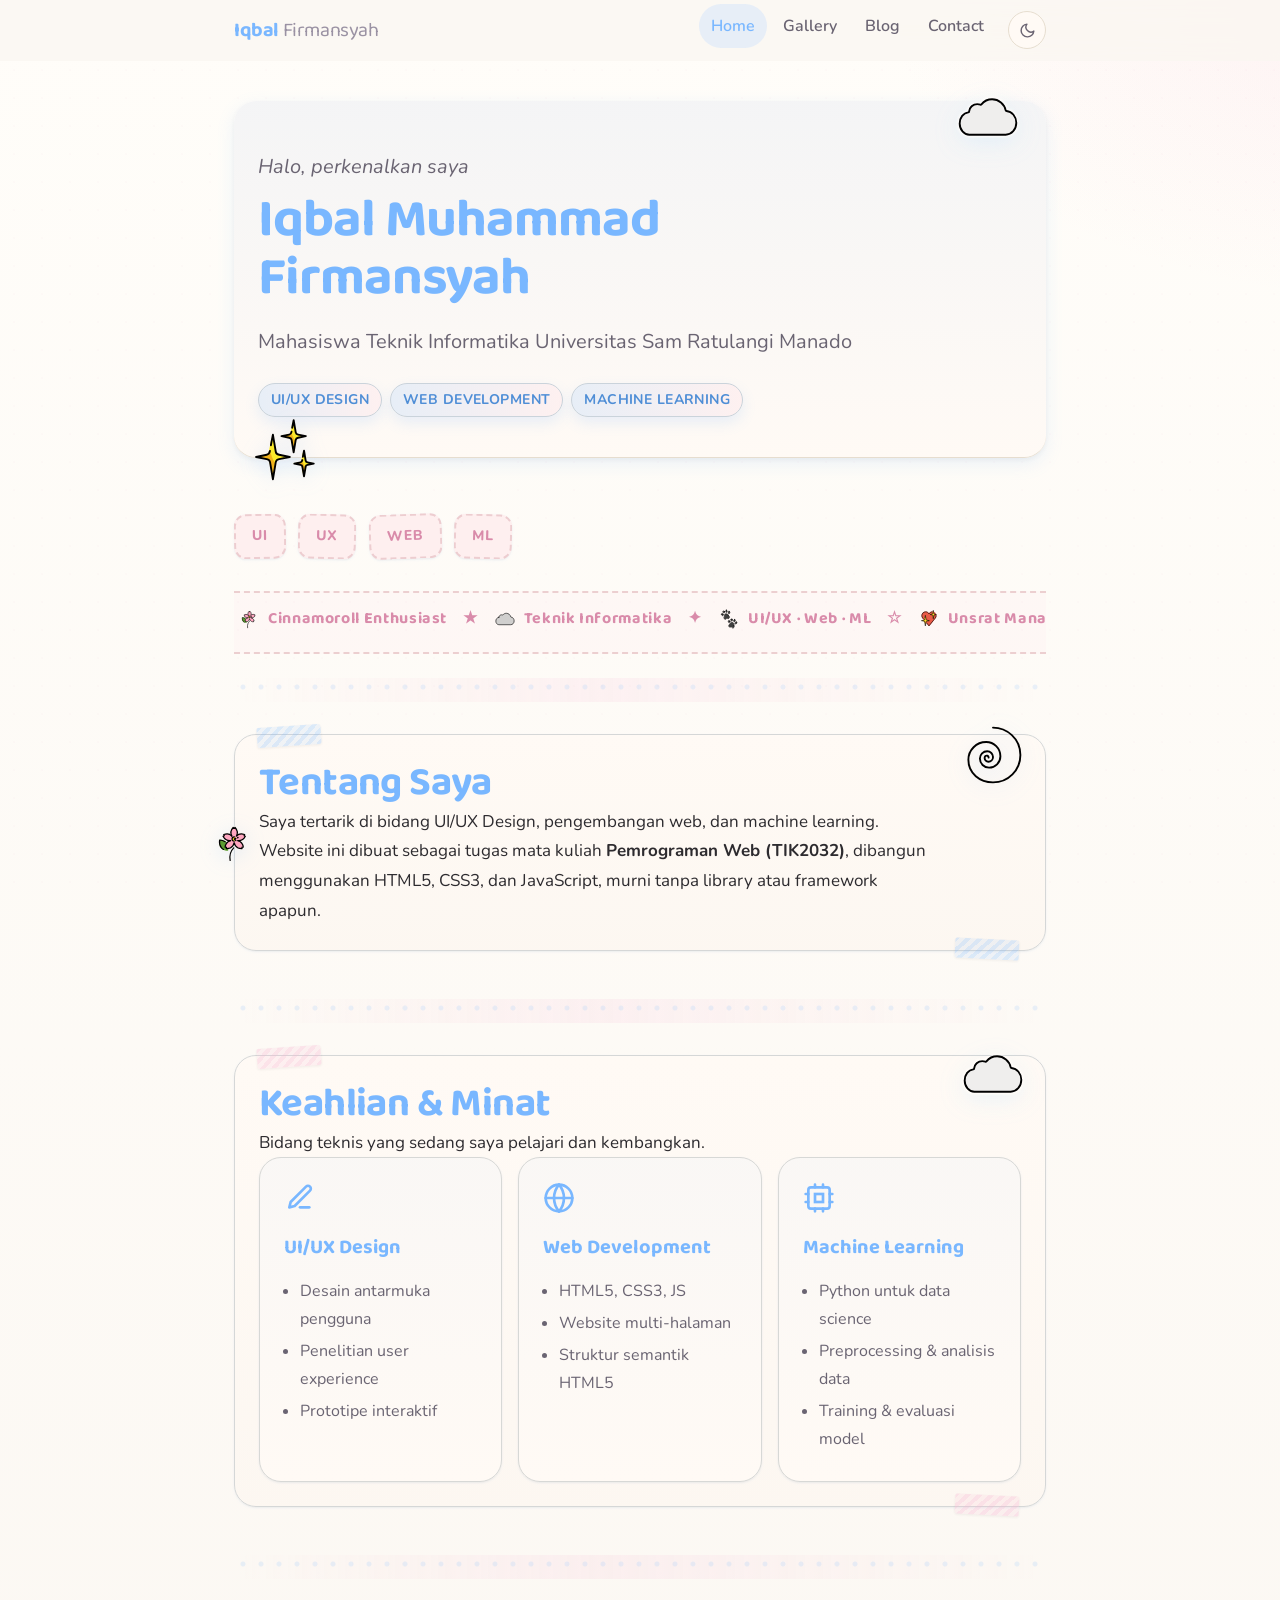
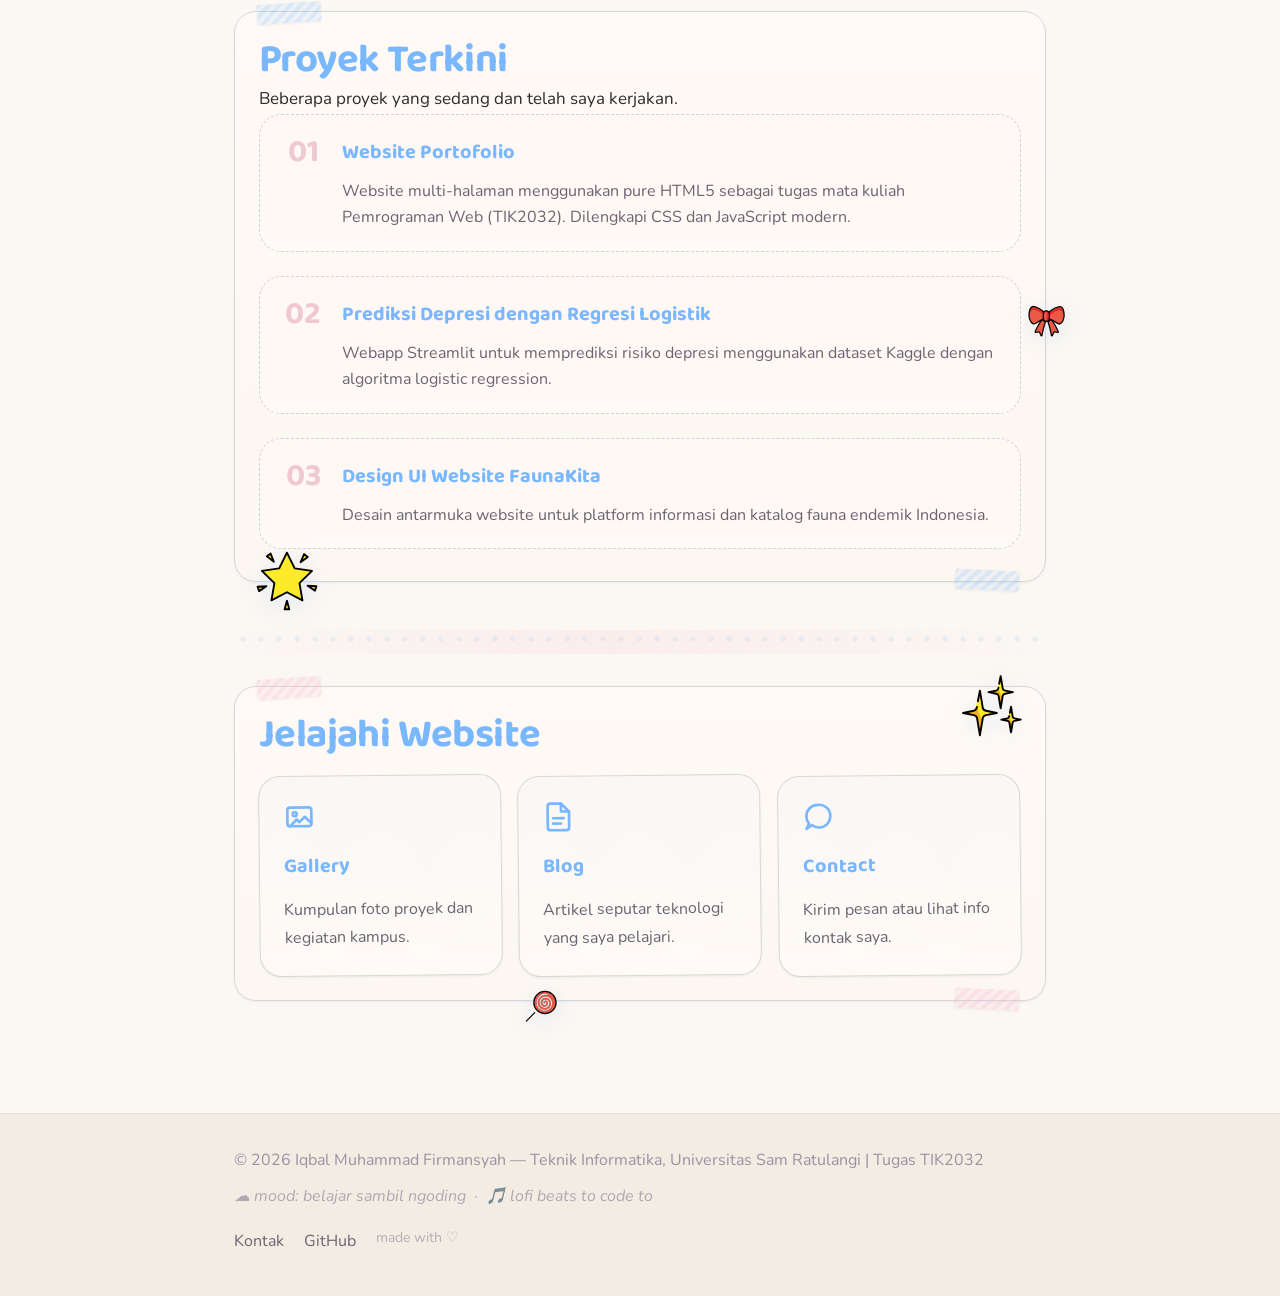
<file: index.html>
<!DOCTYPE html>
<html lang="id" data-theme="light">
<head>
  <meta charset="UTF-8">
  <meta name="viewport" content="width=device-width, initial-scale=1.0">
  <title>Portofolio — Iqbal Muhammad Firmansyah</title>
  <meta name="description" content="Portofolio pribadi Iqbal Muhammad Firmansyah, mahasiswa Teknik Informatika Universitas Sam Ratulangi Manado.">

  <script>
    (function () {
      const storageKey = 'portfolio-theme';
      const savedTheme = localStorage.getItem(storageKey) || 'light';
      document.documentElement.setAttribute('data-theme', savedTheme);
      document.documentElement.style.colorScheme = savedTheme;
    })();
  </script>

  <link rel="preconnect" href="https://fonts.googleapis.com">
  <link rel="preconnect" href="https://fonts.gstatic.com" crossorigin>
  <link href="https://fonts.googleapis.com/css2?family=Baloo+2:wght@500;700&family=Nunito:wght@400;600;700&display=swap" rel="stylesheet">

  <link rel="stylesheet" href="css/tokens.css">
  <link rel="stylesheet" href="css/base.css">
  <link rel="stylesheet" href="css/layout.css">
  <link rel="stylesheet" href="css/components.css">
</head>
<body>

  <header class="site-header">
    <div class="site-header__inner">
      <a href="index.html" class="site-header__brand">
        Iqbal <span>Firmansyah</span>
      </a>
      <div class="site-header__right">
        <nav aria-label="Navigasi utama">
          <ul class="site-nav">
            <li class="site-nav__item"><a href="index.html" class="site-nav__link">Home</a></li>
            <li class="site-nav__item"><a href="gallery.html" class="site-nav__link">Gallery</a></li>
            <li class="site-nav__item"><a href="blog.html" class="site-nav__link">Blog</a></li>
            <li class="site-nav__item"><a href="contact.html" class="site-nav__link">Contact</a></li>
          </ul>
        </nav>
        <button class="theme-toggle" type="button" aria-label="Ganti ke mode gelap">
          <svg class="icon-moon" aria-hidden="true" focusable="false">
            <use href="images/icons/sprite.svg#icon-moon"></use>
          </svg>
          <svg class="icon-sun" aria-hidden="true" focusable="false">
            <use href="images/icons/sprite.svg#icon-sun"></use>
          </svg>
        </button>
      </div>
    </div>
  </header>

  <main class="site-main">
    <div class="container">

        <section class="hero reveal">
          <span class="sticker sticker--hero" aria-hidden="true">
            <img class="sticker__img" src="images/stickers/cloud.svg" alt="">
          </span>
          <span class="sticker sticker--hero-2" aria-hidden="true">
            <img class="sticker__img" src="images/stickers/sparkles.svg" alt="">
          </span>
          <p class="hero__greeting">Halo, perkenalkan saya</p>
          <h1 class="hero__name">Iqbal Muhammad<br>Firmansyah</h1>
          <p class="hero__tagline">
            Mahasiswa Teknik Informatika Universitas Sam Ratulangi Manado
          </p>
          <div class="hero__tags">
            <span class="badge">UI/UX Design</span>
            <span class="badge">Web Development</span>
            <span class="badge">Machine Learning</span>
          </div>
        </section>

        <div class="stamp-grid reveal">
          <div class="stamp">UI</div>
          <div class="stamp">UX</div>
          <div class="stamp">WEB</div>
          <div class="stamp">ML</div>
        </div>

        <div class="marquee" aria-hidden="true">
          <div class="marquee__track">
            <span class="marquee__item"><img src="images/stickers/cherry-blossom.svg" alt=""> Cinnamoroll Enthusiast</span>
            <span class="marquee__item">★</span>
            <span class="marquee__item"><img src="images/stickers/cloud.svg" alt=""> Teknik Informatika</span>
            <span class="marquee__item">✦</span>
            <span class="marquee__item"><img src="images/stickers/pawprint.svg" alt=""> UI/UX · Web · ML</span>
            <span class="marquee__item">☆</span>
            <span class="marquee__item"><img src="images/stickers/growing-heart.svg" alt=""> Unsrat Manado</span>
            <span class="marquee__item">✧</span>
            <span class="marquee__item"><img src="images/stickers/lollipop.svg" alt=""> Portofolio 2026</span>
            <span class="marquee__item">★</span>
            <span class="marquee__item"><img src="images/stickers/bow.svg" alt=""> Made With ♡</span>
            <span class="marquee__item">✦</span>
            <span class="marquee__item"><img src="images/stickers/cherry-blossom.svg" alt=""> Cinnamoroll Enthusiast</span>
            <span class="marquee__item">★</span>
            <span class="marquee__item"><img src="images/stickers/cloud.svg" alt=""> Teknik Informatika</span>
            <span class="marquee__item">✦</span>
            <span class="marquee__item"><img src="images/stickers/pawprint.svg" alt=""> UI/UX · Web · ML</span>
            <span class="marquee__item">☆</span>
            <span class="marquee__item"><img src="images/stickers/growing-heart.svg" alt=""> Unsrat Manado</span>
            <span class="marquee__item">✧</span>
            <span class="marquee__item"><img src="images/stickers/lollipop.svg" alt=""> Portofolio 2026</span>
            <span class="marquee__item">★</span>
            <span class="marquee__item"><img src="images/stickers/bow.svg" alt=""> Made With ♡</span>
            <span class="marquee__item">✦</span>
          </div>
        </div>

        <div class="scrapbook-divider" aria-hidden="true"></div>

        <section class="section paper-section reveal">
          <span class="sticker sticker--section" aria-hidden="true">
            <img class="sticker__img" src="images/stickers/swirl.svg" alt="">
          </span>
          <span class="sticker sticker--float-1" aria-hidden="true">
            <img class="sticker__img sticker__img--sm" src="images/stickers/cherry-blossom.svg" alt="">
          </span>
          <h2 class="section__title">Tentang Saya</h2>
          <p class="section__subtitle">
            Saya tertarik di bidang UI/UX Design, pengembangan web, dan machine learning.
            Website ini dibuat sebagai tugas mata kuliah
            <strong>Pemrograman Web (TIK2032)</strong>,
            dibangun menggunakan HTML5, CSS3, dan JavaScript, murni tanpa library atau framework apapun.
          </p>
        </section>

        <div class="scrapbook-divider" aria-hidden="true"></div>

        <section class="section paper-section">
          <span class="sticker sticker--section-2" aria-hidden="true">
            <img class="sticker__img" src="images/stickers/cloud.svg" alt="">
          </span>
          <h2 class="section__title reveal">Keahlian &amp; Minat</h2>
          <p class="section__subtitle reveal">Bidang teknis yang sedang saya pelajari dan kembangkan.</p>

          <div class="skills-grid reveal-group">

            <div class="skill-card">
              <svg class="skill-card__icon" aria-hidden="true" focusable="false">
                <use href="images/icons/sprite.svg#icon-ui-ux"></use>
              </svg>
              <div class="skill-card__title">UI/UX Design</div>
              <ul>
                <li>Desain antarmuka pengguna</li>
                <li>Penelitian user experience</li>
                <li>Prototipe interaktif</li>
              </ul>
            </div>

            <div class="skill-card">
              <svg class="skill-card__icon" aria-hidden="true" focusable="false">
                <use href="images/icons/sprite.svg#icon-web"></use>
              </svg>
              <div class="skill-card__title">Web Development</div>
              <ul>
                <li>HTML5, CSS3, JS</li>
                <li>Website multi-halaman</li>
                <li>Struktur semantik HTML5</li>
              </ul>
            </div>

            <div class="skill-card">
              <svg class="skill-card__icon" aria-hidden="true" focusable="false">
                <use href="images/icons/sprite.svg#icon-ml"></use>
              </svg>
              <div class="skill-card__title">Machine Learning</div>
              <ul>
                <li>Python untuk data science</li>
                <li>Preprocessing &amp; analisis data</li>
                <li>Training &amp; evaluasi model</li>
              </ul>
            </div>

          </div>
        </section>

        <div class="scrapbook-divider" aria-hidden="true"></div>

        <section class="section paper-section">
          <span class="sticker sticker--section-3" aria-hidden="true">
            <img class="sticker__img" src="images/stickers/star.svg" alt="">
          </span>
          <span class="sticker sticker--float-2" aria-hidden="true">
            <img class="sticker__img sticker__img--sm" src="images/stickers/bow.svg" alt="">
          </span>
          <h2 class="section__title reveal">Proyek Terkini</h2>
          <p class="section__subtitle reveal">Beberapa proyek yang sedang dan telah saya kerjakan.</p>

          <ol class="projects-list reveal-group">

          <li class="project-card">
            <div class="project-card__body">
              <div class="project-card__title">Website Portofolio</div>
              <p class="project-card__desc">
                Website multi-halaman menggunakan pure HTML5 sebagai tugas mata kuliah Pemrograman Web (TIK2032). Dilengkapi CSS dan JavaScript modern.
              </p>
            </div>
          </li>

          <li class="project-card">
            <div class="project-card__body">
              <div class="project-card__title">Prediksi Depresi dengan Regresi Logistik</div>
              <p class="project-card__desc">
                Webapp Streamlit untuk memprediksi risiko depresi menggunakan dataset Kaggle dengan algoritma logistic regression.
              </p>
            </div>
          </li>

          <li class="project-card">
            <div class="project-card__body">
              <div class="project-card__title">Design UI Website FaunaKita</div>
              <p class="project-card__desc">
                Desain antarmuka website untuk platform informasi dan katalog fauna endemik Indonesia.
              </p>
            </div>
          </li>

          </ol>
        </section>

        <div class="scrapbook-divider" aria-hidden="true"></div>

        <section class="section paper-section reveal">
          <span class="sticker sticker--section-4" aria-hidden="true">
            <img class="sticker__img" src="images/stickers/sparkles.svg" alt="">
          </span>
          <span class="sticker sticker--float-3" aria-hidden="true">
            <img class="sticker__img sticker__img--sm" src="images/stickers/lollipop.svg" alt="">
          </span>
          <h2 class="section__title">Jelajahi Website</h2>
          <div class="skills-grid" style="margin-top: var(--space-4);">

          <a href="gallery.html" style="text-decoration: none;">
            <div class="skill-card">
              <svg class="skill-card__icon" aria-hidden="true" focusable="false">
                <use href="images/icons/sprite.svg#icon-gallery"></use>
              </svg>
              <div class="skill-card__title">Gallery</div>
              <p style="font-size: var(--text-sm); color: var(--color-text-muted); margin: 0;">
                Kumpulan foto proyek dan kegiatan kampus.
              </p>
            </div>
          </a>

          <a href="blog.html" style="text-decoration: none;">
            <div class="skill-card">
              <svg class="skill-card__icon" aria-hidden="true" focusable="false">
                <use href="images/icons/sprite.svg#icon-blog"></use>
              </svg>
              <div class="skill-card__title">Blog</div>
              <p style="font-size: var(--text-sm); color: var(--color-text-muted); margin: 0;">
                Artikel seputar teknologi yang saya pelajari.
              </p>
            </div>
          </a>

          <a href="contact.html" style="text-decoration: none;">
            <div class="skill-card">
              <svg class="skill-card__icon" aria-hidden="true" focusable="false">
                <use href="images/icons/sprite.svg#icon-contact"></use>
              </svg>
              <div class="skill-card__title">Contact</div>
              <p style="font-size: var(--text-sm); color: var(--color-text-muted); margin: 0;">
                Kirim pesan atau lihat info kontak saya.
              </p>
            </div>
          </a>

          </div>
        </section>

    </div>
  </main>

  <footer class="site-footer" data-include="includes/footer.html"></footer>

  <script src="js/core.js"></script>

</body>
</html>
</file>
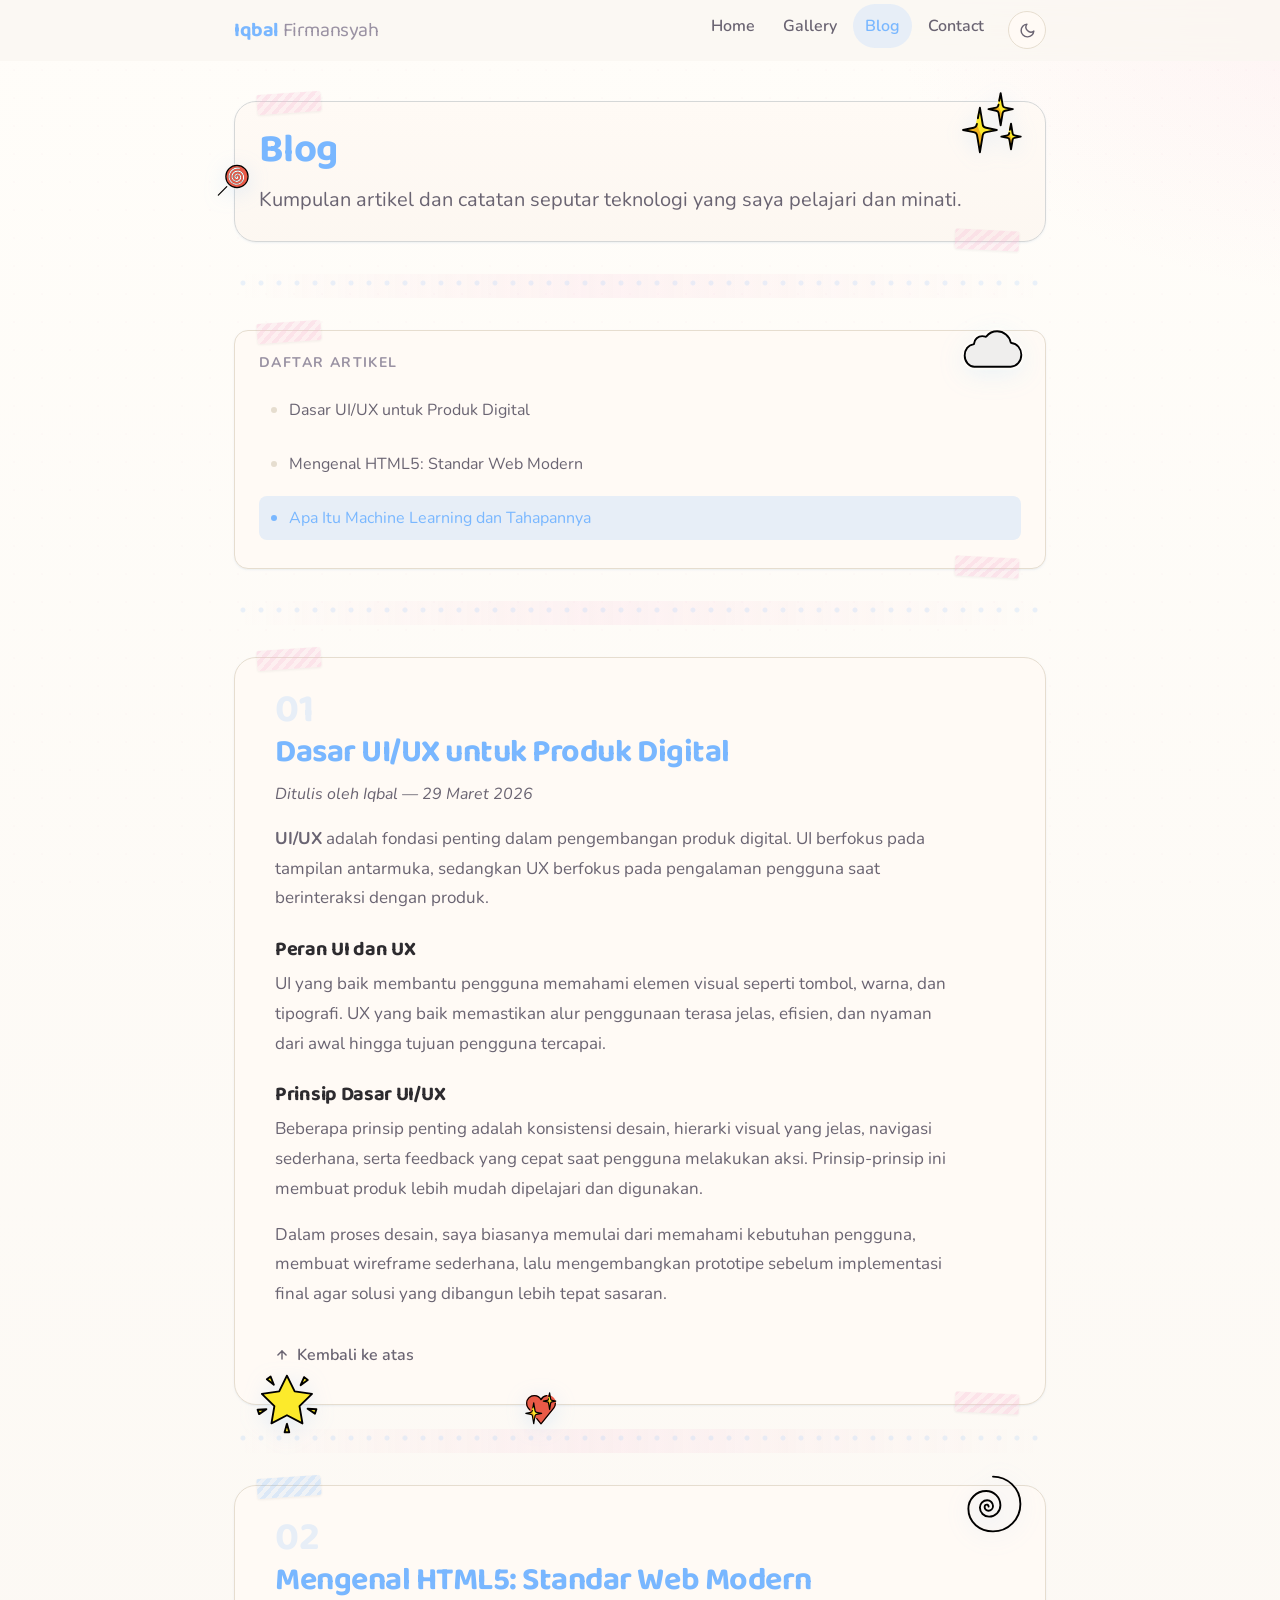
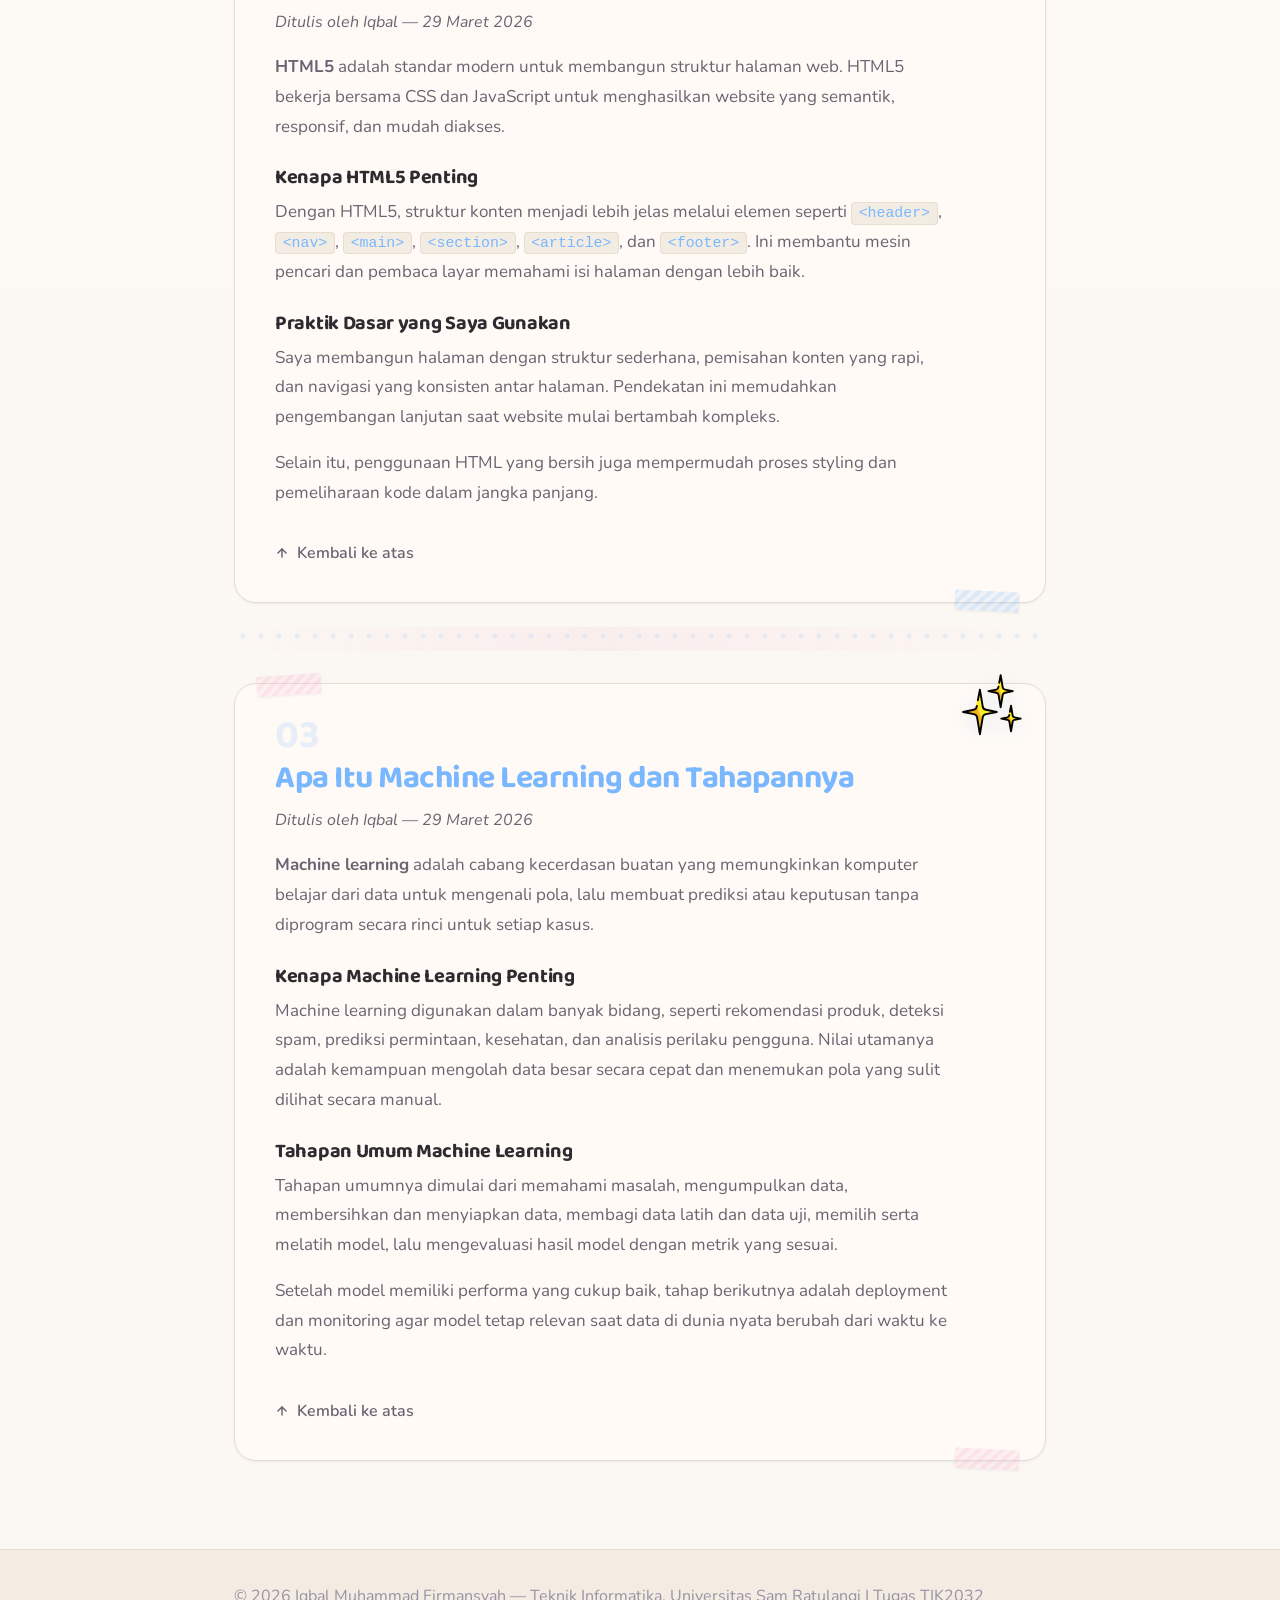
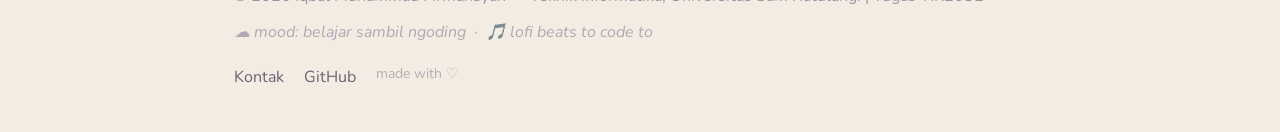
<file: blog.html>
<!DOCTYPE html>
<html lang="id" data-theme="light">
<head>
  <meta charset="UTF-8">
  <meta name="viewport" content="width=device-width, initial-scale=1.0">
  <title>Blog — Portofolio Iqbal</title>
  <meta name="description" content="Artikel dan catatan seputar teknologi oleh Iqbal Muhammad Firmansyah.">

  <script>
    (function () {
      const storageKey = 'portfolio-theme';
      const savedTheme = localStorage.getItem(storageKey) || 'light';
      document.documentElement.setAttribute('data-theme', savedTheme);
      document.documentElement.style.colorScheme = savedTheme;
    })();
  </script>

  <link rel="preconnect" href="https://fonts.googleapis.com">
  <link rel="preconnect" href="https://fonts.gstatic.com" crossorigin>
  <link href="https://fonts.googleapis.com/css2?family=Baloo+2:wght@500;700&family=Nunito:wght@400;600;700&display=swap" rel="stylesheet">

  <link rel="stylesheet" href="css/tokens.css">
  <link rel="stylesheet" href="css/base.css">
  <link rel="stylesheet" href="css/layout.css">
  <link rel="stylesheet" href="css/components.css">
</head>
<body>

  <div class="reading-progress" aria-hidden="true"></div>

  <header class="site-header">
    <div class="site-header__inner">
      <a href="index.html" class="site-header__brand">
        Iqbal <span>Firmansyah</span>
      </a>
      <div class="site-header__right">
        <nav aria-label="Navigasi utama">
          <ul class="site-nav">
            <li class="site-nav__item"><a href="index.html" class="site-nav__link">Home</a></li>
            <li class="site-nav__item"><a href="gallery.html" class="site-nav__link">Gallery</a></li>
            <li class="site-nav__item"><a href="blog.html" class="site-nav__link">Blog</a></li>
            <li class="site-nav__item"><a href="contact.html" class="site-nav__link">Contact</a></li>
          </ul>
        </nav>
        <button class="theme-toggle" type="button" aria-label="Ganti ke mode gelap">
          <svg class="icon-moon" aria-hidden="true" focusable="false">
            <use href="images/icons/sprite.svg#icon-moon"></use>
          </svg>
          <svg class="icon-sun" aria-hidden="true" focusable="false">
            <use href="images/icons/sprite.svg#icon-sun"></use>
          </svg>
        </button>
      </div>
    </div>
  </header>

  <main class="site-main">
    <div class="container">

      <div class="page-header paper-section reveal">
        <span class="sticker sticker--section" aria-hidden="true">
          <img class="sticker__img" src="images/stickers/sparkles.svg" alt="">
        </span>
        <span class="sticker sticker--float-1" aria-hidden="true">
          <img class="sticker__img sticker__img--sm" src="images/stickers/lollipop.svg" alt="">
        </span>
        <h2>Blog</h2>
        <p>Kumpulan artikel dan catatan seputar teknologi yang saya pelajari dan minati.</p>
      </div>

      <div class="scrapbook-divider" aria-hidden="true"></div>

      <nav class="toc paper-section reveal" aria-label="Daftar artikel">
        <span class="sticker sticker--section-2" aria-hidden="true">
          <img class="sticker__img" src="images/stickers/cloud.svg" alt="">
        </span>
        <p class="toc__label">Daftar Artikel</p>
        <ul class="toc__list">
          <li>
            <a href="#artikel1" class="toc__link">Dasar UI/UX untuk Produk Digital</a>
          </li>
          <li>
            <a href="#artikel2" class="toc__link">Mengenal HTML5: Standar Web Modern</a>
          </li>
          <li>
            <a href="#artikel3" class="toc__link">Apa Itu Machine Learning dan Tahapannya</a>
          </li>
        </ul>
      </nav>

      <div class="scrapbook-divider" aria-hidden="true"></div>

      <article id="artikel1" class="article paper-section reveal">
        <span class="sticker sticker--section-3" aria-hidden="true">
          <img class="sticker__img" src="images/stickers/star.svg" alt="">
        </span>
        <span class="sticker sticker--float-3" aria-hidden="true">
          <img class="sticker__img sticker__img--sm" src="images/stickers/growing-heart.svg" alt="">
        </span>

        <div class="article__number">01</div>
        <h3 class="article__title">Dasar UI/UX untuk Produk Digital</h3>
        <p class="article__meta">Ditulis oleh Iqbal &mdash; 29 Maret 2026</p>

        <p>
          <strong>UI/UX</strong> adalah fondasi penting dalam pengembangan produk digital.
          UI berfokus pada tampilan antarmuka, sedangkan UX berfokus pada pengalaman
          pengguna saat berinteraksi dengan produk.
        </p>

        <h4>Peran UI dan UX</h4>
        <p>
          UI yang baik membantu pengguna memahami elemen visual seperti tombol, warna,
          dan tipografi. UX yang baik memastikan alur penggunaan terasa jelas, efisien,
          dan nyaman dari awal hingga tujuan pengguna tercapai.
        </p>

        <h4>Prinsip Dasar UI/UX</h4>
        <p>
          Beberapa prinsip penting adalah konsistensi desain, hierarki visual yang jelas,
          navigasi sederhana, serta feedback yang cepat saat pengguna melakukan aksi.
          Prinsip-prinsip ini membuat produk lebih mudah dipelajari dan digunakan.
        </p>
        <p>
          Dalam proses desain, saya biasanya memulai dari memahami kebutuhan pengguna,
          membuat wireframe sederhana, lalu mengembangkan prototipe sebelum implementasi
          final agar solusi yang dibangun lebih tepat sasaran.
        </p>

        <a href="#top" class="article__back">
          <svg width="14" height="14" aria-hidden="true" focusable="false">
            <use href="images/icons/sprite.svg#icon-arrow-up"></use>
          </svg>
          Kembali ke atas
        </a>

      </article>

      <div class="scrapbook-divider" aria-hidden="true"></div>

      <article id="artikel2" class="article paper-section reveal">
        <span class="sticker sticker--section-4" aria-hidden="true">
          <img class="sticker__img" src="images/stickers/swirl.svg" alt="">
        </span>

        <div class="article__number">02</div>
        <h3 class="article__title">Mengenal HTML5: Standar Web Modern</h3>
        <p class="article__meta">Ditulis oleh Iqbal &mdash; 29 Maret 2026</p>

        <p>
          <strong>HTML5</strong> adalah standar modern untuk membangun struktur halaman web.
          HTML5 bekerja bersama CSS dan JavaScript untuk menghasilkan website yang semantik,
          responsif, dan mudah diakses.
        </p>

        <h4>Kenapa HTML5 Penting</h4>
        <p>
          Dengan HTML5, struktur konten menjadi lebih jelas melalui elemen seperti
          <code>&lt;header&gt;</code>, <code>&lt;nav&gt;</code>, <code>&lt;main&gt;</code>,
          <code>&lt;section&gt;</code>, <code>&lt;article&gt;</code>, dan <code>&lt;footer&gt;</code>.
          Ini membantu mesin pencari dan pembaca layar memahami isi halaman dengan lebih baik.
        </p>

        <h4>Praktik Dasar yang Saya Gunakan</h4>
        <p>
          Saya membangun halaman dengan struktur sederhana, pemisahan konten yang rapi,
          dan navigasi yang konsisten antar halaman. Pendekatan ini memudahkan pengembangan
          lanjutan saat website mulai bertambah kompleks.
        </p>
        <p>
          Selain itu, penggunaan HTML yang bersih juga mempermudah proses styling
          dan pemeliharaan kode dalam jangka panjang.
        </p>

        <a href="#top" class="article__back">
          <svg width="14" height="14" aria-hidden="true" focusable="false">
            <use href="images/icons/sprite.svg#icon-arrow-up"></use>
          </svg>
          Kembali ke atas
        </a>

      </article>

      <div class="scrapbook-divider" aria-hidden="true"></div>

      <article id="artikel3" class="article paper-section reveal">
        <span class="sticker sticker--section" aria-hidden="true">
          <img class="sticker__img" src="images/stickers/sparkles.svg" alt="">
        </span>

        <div class="article__number">03</div>
        <h3 class="article__title">Apa Itu Machine Learning dan Tahapannya</h3>
        <p class="article__meta">Ditulis oleh Iqbal &mdash; 29 Maret 2026</p>

        <p>
          <strong>Machine learning</strong> adalah cabang kecerdasan buatan yang memungkinkan
          komputer belajar dari data untuk mengenali pola, lalu membuat prediksi atau keputusan
          tanpa diprogram secara rinci untuk setiap kasus.
        </p>

        <h4>Kenapa Machine Learning Penting</h4>
        <p>
          Machine learning digunakan dalam banyak bidang, seperti rekomendasi produk,
          deteksi spam, prediksi permintaan, kesehatan, dan analisis perilaku pengguna.
          Nilai utamanya adalah kemampuan mengolah data besar secara cepat dan menemukan
          pola yang sulit dilihat secara manual.
        </p>

        <h4>Tahapan Umum Machine Learning</h4>
        <p>
          Tahapan umumnya dimulai dari memahami masalah, mengumpulkan data, membersihkan
          dan menyiapkan data, membagi data latih dan data uji, memilih serta melatih model,
          lalu mengevaluasi hasil model dengan metrik yang sesuai.
        </p>
        <p>
          Setelah model memiliki performa yang cukup baik, tahap berikutnya adalah deployment
          dan monitoring agar model tetap relevan saat data di dunia nyata berubah dari waktu
          ke waktu.
        </p>

        <a href="#top" class="article__back">
          <svg width="14" height="14" aria-hidden="true" focusable="false">
            <use href="images/icons/sprite.svg#icon-arrow-up"></use>
          </svg>
          Kembali ke atas
        </a>

      </article>

    </div>
  </main>

  <footer class="site-footer" data-include="includes/footer.html"></footer>

  <script src="js/core.js"></script>
  <script src="js/blog.js"></script>

</body>
</html>
</file>
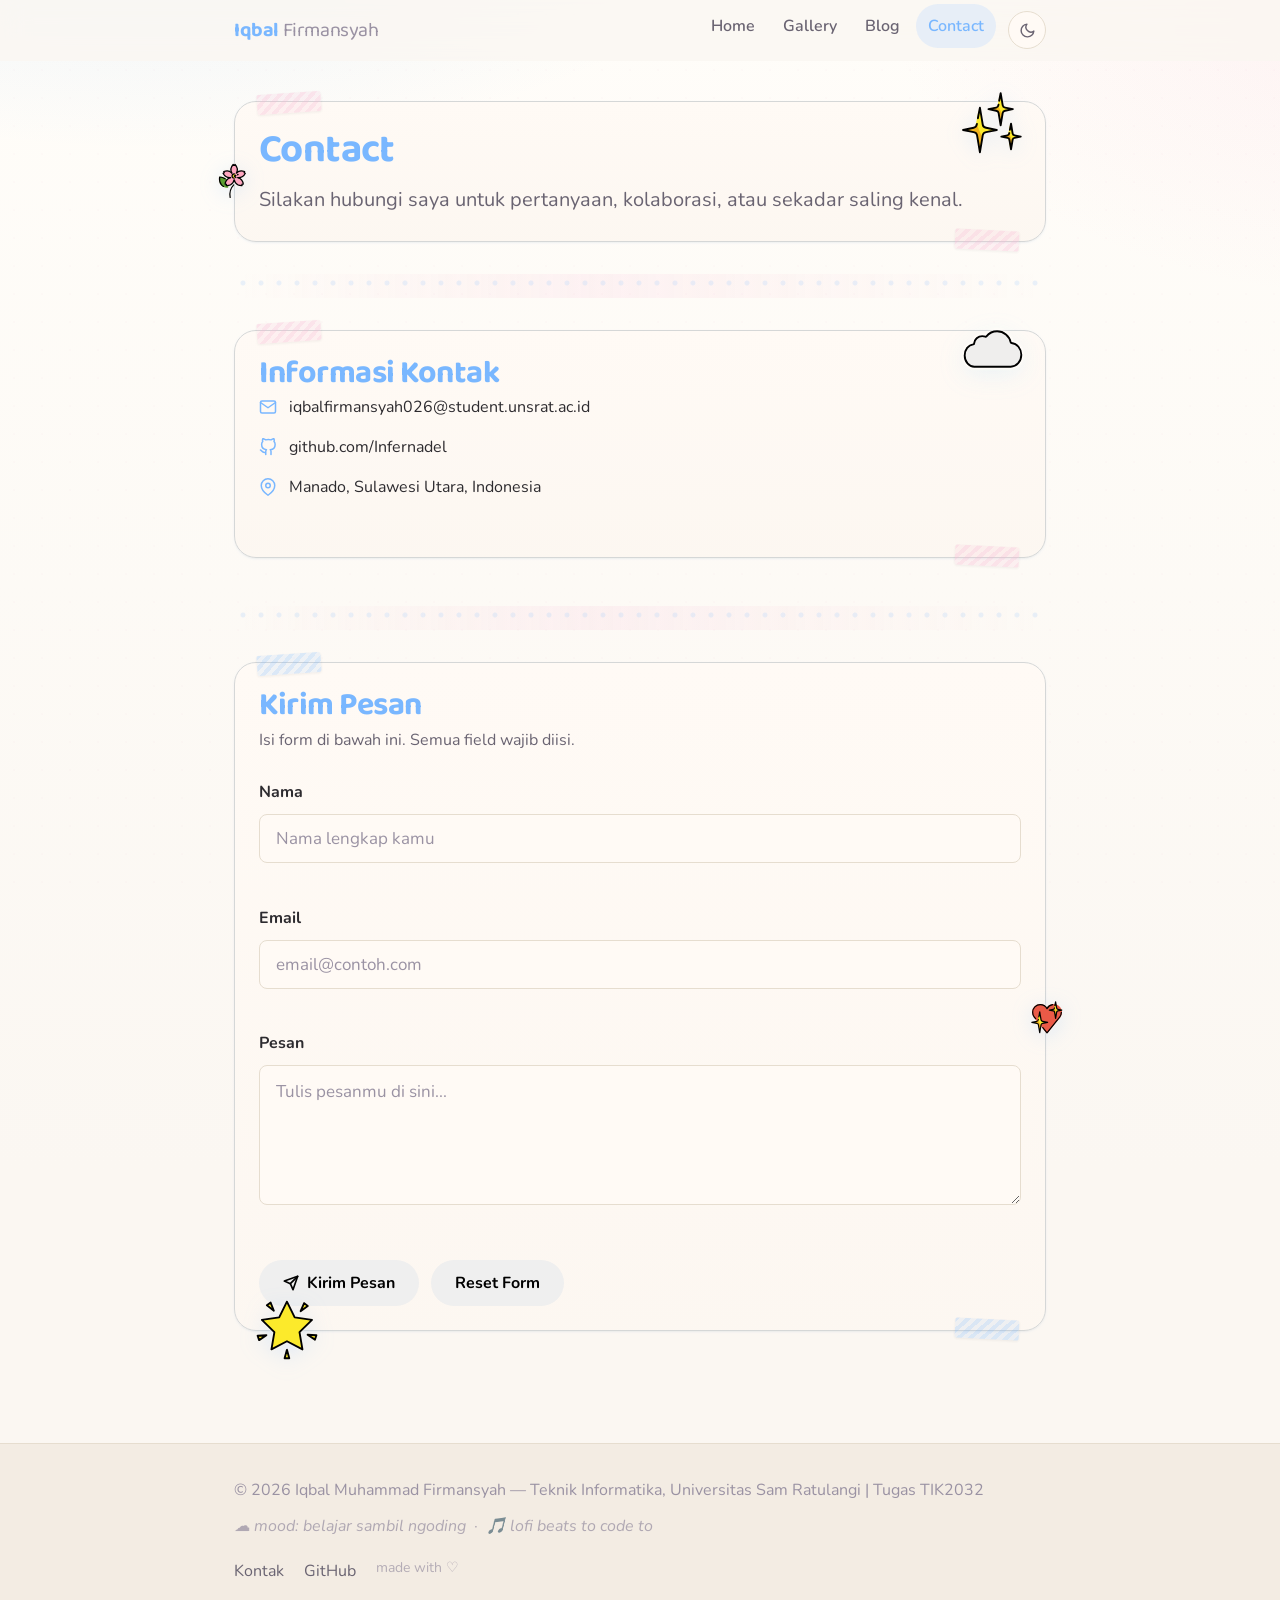
<file: contact.html>
<!DOCTYPE html>
<html lang="id" data-theme="light">
<head>
  <meta charset="UTF-8">
  <meta name="viewport" content="width=device-width, initial-scale=1.0">
  <title>Contact — Portofolio Iqbal</title>
  <meta name="description" content="Hubungi Iqbal Muhammad Firmansyah untuk kolaborasi atau pertanyaan.">

  <script>
    (function () {
      const storageKey = 'portfolio-theme';
      const savedTheme = localStorage.getItem(storageKey) || 'light';
      document.documentElement.setAttribute('data-theme', savedTheme);
      document.documentElement.style.colorScheme = savedTheme;
    })();
  </script>

  <link rel="preconnect" href="https://fonts.googleapis.com">
  <link rel="preconnect" href="https://fonts.gstatic.com" crossorigin>
  <link href="https://fonts.googleapis.com/css2?family=Baloo+2:wght@500;700&family=Nunito:wght@400;600;700&display=swap" rel="stylesheet">

  <link rel="stylesheet" href="css/tokens.css">
  <link rel="stylesheet" href="css/base.css">
  <link rel="stylesheet" href="css/layout.css">
  <link rel="stylesheet" href="css/components.css">
</head>
<body>

  <header class="site-header">
    <div class="site-header__inner">
      <a href="index.html" class="site-header__brand">
        Iqbal <span>Firmansyah</span>
      </a>
      <div class="site-header__right">
        <nav aria-label="Navigasi utama">
          <ul class="site-nav">
            <li class="site-nav__item"><a href="index.html" class="site-nav__link">Home</a></li>
            <li class="site-nav__item"><a href="gallery.html" class="site-nav__link">Gallery</a></li>
            <li class="site-nav__item"><a href="blog.html" class="site-nav__link">Blog</a></li>
            <li class="site-nav__item"><a href="contact.html" class="site-nav__link">Contact</a></li>
          </ul>
        </nav>
        <button class="theme-toggle" type="button" aria-label="Ganti ke mode gelap">
          <svg class="icon-moon" aria-hidden="true" focusable="false">
            <use href="images/icons/sprite.svg#icon-moon"></use>
          </svg>
          <svg class="icon-sun" aria-hidden="true" focusable="false">
            <use href="images/icons/sprite.svg#icon-sun"></use>
          </svg>
        </button>
      </div>
    </div>
  </header>

  <main class="site-main">
    <div class="container">

      <div class="page-header paper-section reveal">
        <span class="sticker sticker--section" aria-hidden="true">
          <img class="sticker__img" src="images/stickers/sparkles.svg" alt="">
        </span>
        <span class="sticker sticker--float-1" aria-hidden="true">
          <img class="sticker__img sticker__img--sm" src="images/stickers/cherry-blossom.svg" alt="">
        </span>
        <h2>Contact</h2>
        <p>Silakan hubungi saya untuk pertanyaan, kolaborasi, atau sekadar saling kenal.</p>
      </div>

      <div class="scrapbook-divider" aria-hidden="true"></div>

      <section class="section paper-section reveal">
        <span class="sticker sticker--section-2" aria-hidden="true">
          <img class="sticker__img" src="images/stickers/cloud.svg" alt="">
        </span>
        <h3 class="section__title">Informasi Kontak</h3>

        <div class="contact-info">

          <div class="contact-info__item">
            <svg aria-hidden="true" focusable="false">
              <use href="images/icons/sprite.svg#icon-mail"></use>
            </svg>
            <a href="mailto:iqbalfirmansyah026@student.unsrat.ac.id">
              iqbalfirmansyah026@student.unsrat.ac.id
            </a>
          </div>

          <div class="contact-info__item">
            <svg aria-hidden="true" focusable="false">
              <use href="images/icons/sprite.svg#icon-github"></use>
            </svg>
            <a href="https://github.com/Infernadel" target="_blank" rel="noopener">
              github.com/Infernadel
            </a>
          </div>

          <div class="contact-info__item">
            <svg aria-hidden="true" focusable="false">
              <use href="images/icons/sprite.svg#icon-location"></use>
            </svg>
            <span>Manado, Sulawesi Utara, Indonesia</span>
          </div>

        </div>
      </section>

      <div class="scrapbook-divider" aria-hidden="true"></div>

      <section class="section paper-section reveal">
        <span class="sticker sticker--section-3" aria-hidden="true">
          <img class="sticker__img" src="images/stickers/star.svg" alt="">
        </span>
        <span class="sticker sticker--float-2" aria-hidden="true">
          <img class="sticker__img sticker__img--sm" src="images/stickers/growing-heart.svg" alt="">
        </span>
        <h3 class="section__title">Kirim Pesan</h3>
        <p style="margin-bottom: var(--space-6); color: var(--color-text-muted); font-size: var(--text-sm);">
          Isi form di bawah ini. Semua field wajib diisi.
        </p>

        <form id="contact-form" novalidate>

          <div class="form-group">
            <label for="nama">Nama</label>
            <input
              type="text"
              id="nama"
              name="nama"
              class="form-input"
              placeholder="Nama lengkap kamu"
              autocomplete="name"
              required>
            <span class="form-hint" aria-live="polite"></span>
          </div>

          <div class="form-group">
            <label for="email">Email</label>
            <input
              type="email"
              id="email"
              name="email"
              class="form-input"
              placeholder="email@contoh.com"
              autocomplete="email"
              required>
            <span class="form-hint" aria-live="polite"></span>
          </div>

          <div class="form-group">
            <label for="pesan">Pesan</label>
            <textarea
              id="pesan"
              name="pesan"
              class="form-textarea"
              placeholder="Tulis pesanmu di sini..."
              required></textarea>
            <span class="form-hint" aria-live="polite"></span>
          </div>

          <div class="form-actions">
            <button type="submit" class="btn btn--primary">
              <svg width="16" height="16" aria-hidden="true" focusable="false">
                <use href="images/icons/sprite.svg#icon-send"></use>
              </svg>
              Kirim Pesan
            </button>
            <button type="reset" class="btn btn--ghost">
              Reset Form
            </button>
          </div>

        </form>

        <div id="form-success" class="form-success" role="status" aria-live="polite">
          <svg aria-hidden="true" focusable="false">
            <use href="images/icons/sprite.svg#icon-check"></use>
          </svg>
          <h3>Pesan Terkirim!</h3>
          <p>Terima kasih sudah menghubungi saya. Saya akan membalas secepatnya.</p>
        </div>

      </section>

    </div>
  </main>

  <footer class="site-footer" data-include="includes/footer.html"></footer>

  <script src="js/core.js"></script>

</body>
</html>
</file>
<file: css/tokens.css>
@layer tokens, base, layout, components;

@layer tokens {

  :root {
   --color-primary:       #79b7ff;
   --color-primary-dark:  #4f8ed6;
   --color-primary-light: color-mix(in srgb, #79b7ff 18%, var(--color-surface));
   --color-primary-glow:  color-mix(in srgb, #79b7ff 26%, transparent);

   --color-accent:      #f7b6d2;
   --color-accent-dark: #d98baa;

   --color-text:        #2d2b2f;
   --color-text-muted:  #6a6472;
   --color-text-subtle: #9a92a3;

   --color-bg:        #fbf7f2;
   --color-surface:   #fffaf5;
   --color-surface-2: #f3ece3;
   --color-border:    #e6ddcf;
   --color-cloud:     #ffffff;
   --color-star:      #ffe8f1;

   --font-display: 'Baloo 2', 'Trebuchet MS', sans-serif;
   --font-body:    'Nunito', 'Segoe UI', system-ui, sans-serif;
    --font-mono:    'Courier New', Courier, monospace;

    --text-xs:   clamp(0.75rem,  0.7rem  + 0.22vw, 0.875rem);
    --text-sm:   clamp(0.875rem, 0.82rem + 0.28vw, 1rem);
    --text-base: clamp(1rem,     0.96rem + 0.22vw, 1.0625rem);
    --text-md:   clamp(1.125rem, 1rem    + 0.5vw,  1.25rem);
    --text-lg:   clamp(1.25rem,  1.1rem  + 0.65vw, 1.5rem);
    --text-xl:   clamp(1.5rem,   1.25rem + 1vw,    2rem);
    --text-2xl:  clamp(1.875rem, 1.5rem  + 1.5vw,  2.5rem);
    --text-3xl:  clamp(2.25rem,  1.75rem + 2vw,    3.5rem);

    --space-1:  0.25rem;
    --space-2:  0.5rem;
    --space-3:  0.75rem;
    --space-4:  1rem;
    --space-5:  1.25rem;
    --space-6:  1.5rem;
    --space-8:  2rem;
    --space-10: 2.5rem;
    --space-12: 3rem;
    --space-16: 4rem;
    --space-20: 5rem;

    --max-width:      860px;
    --max-width-wide: 1100px;

    --radius-sm:   4px;
    --radius-md:   8px;
    --radius-lg:   14px;
    --radius-xl:   22px;
    --radius-full: 9999px;

   --shadow-sm:    0 1px 3px rgba(121,183,255,0.08), 0 1px 2px rgba(0,0,0,0.04);
   --shadow-md:    0 6px 18px rgba(121,183,255,0.14), 0 2px 6px rgba(0,0,0,0.05);
   --shadow-lg:    0 14px 44px rgba(121,183,255,0.18), 0 4px 16px rgba(0,0,0,0.07);
    --shadow-focus: 0 0 0 3px var(--color-primary-glow);
      --bg-gradient:
         radial-gradient(1100px 520px at 12% -10%, color-mix(in srgb, var(--color-primary) 18%, transparent), transparent 60%),
         radial-gradient(900px 520px at 110% 0%, color-mix(in srgb, var(--color-accent) 16%, transparent), transparent 58%),
         linear-gradient(180deg, #fffdf9 0%, var(--color-bg) 72%);
      --bg-dots:
         radial-gradient(circle, color-mix(in srgb, var(--color-accent) 12%, transparent) 1px, transparent 1px);

   --duration-fast:   220ms;
   --duration-normal: 420ms;
   --duration-slow:   820ms;
    --ease-out:        cubic-bezier(0.16, 1, 0.3, 1);
    --ease-in-out:     cubic-bezier(0.4, 0, 0.2, 1);
    --ease-spring:     cubic-bezier(0.34, 1.56, 0.64, 1);

    --z-nav:   100;
    --z-modal: 200;
    --z-toast: 300;
  }

  [data-theme="dark"] {
      --color-primary:       #9ad1ff;
      --color-primary-dark:  #6aaef0;
      --color-primary-light: color-mix(in srgb, #9ad1ff 12%, var(--color-surface));
      --color-primary-glow:  color-mix(in srgb, #9ad1ff 20%, transparent);

      --color-accent:      #c0b7ff;
      --color-accent-dark: #9c91ea;

      --color-text:        #e9eef7;
      --color-text-muted:  #a1abc1;
      --color-text-subtle: #78839d;

      --color-bg:        #101322;
      --color-surface:   #14192b;
      --color-surface-2: #1b2136;
      --color-border:    #2a334d;
      --color-cloud:     #1a2238;
      --color-star:      #3b4662;

      --shadow-sm: 0 2px 6px rgba(8,12,24,0.52);
      --shadow-md: 0 8px 22px rgba(8,12,24,0.62);
      --shadow-lg: 0 16px 44px rgba(8,12,24,0.72);

      --bg-gradient:
         radial-gradient(900px 520px at 10% -15%, color-mix(in srgb, #9ad1ff 10%, transparent), transparent 60%),
         linear-gradient(180deg, #0e1222 0%, #12192d 55%, #151d33 100%);
      --bg-dots:
         radial-gradient(circle, color-mix(in srgb, #c0b7ff 10%, transparent) 1px, transparent 1px);
  }
}
</file>
<file: css/base.css>
@layer base {

  *, *::before, *::after {
    box-sizing: border-box;
    margin: 0;
    padding: 0;
  }

  html {
    scroll-behavior: smooth;
    -webkit-text-size-adjust: 100%;
    hanging-punctuation: first last;
    cursor: url('../images/cursors/default.svg') 4 4, auto;
  }

  body {
    font-family: var(--font-body);
    font-size: var(--text-base);
    line-height: 1.75;
    color: var(--color-text);
    background-color: var(--color-bg);
    background-image: var(--bg-gradient);
    background-size: cover;
    background-position: center;
    background-repeat: no-repeat;
    position: relative;
    -webkit-font-smoothing: antialiased;
    -moz-osx-font-smoothing: grayscale;
    transition:
      background-color var(--duration-slow) var(--ease-in-out),
      color            var(--duration-slow) var(--ease-in-out);
  }

  body::before {
    content: '';
    position: fixed;
    inset: 0;
    background-image: var(--bg-dots);
    background-size: 28px 28px;
    opacity: 0.35;
    pointer-events: none;
    z-index: 0;
  }

  h1, h2, h3, h4, h5, h6 {
    font-family: var(--font-display);
    color: var(--color-primary);
    line-height: 1.2;
    font-weight: 700;
    letter-spacing: -0.015em;
  }

  h1 { font-size: var(--text-3xl); }
  h2 { font-size: var(--text-2xl); }
  h3 { font-size: var(--text-xl);  }
  h4 { font-size: var(--text-lg);  }
  h5 { font-size: var(--text-md);  }
  h6 { font-size: var(--text-base);}

  a {
    color: var(--color-accent);
    text-decoration: underline;
    text-decoration-color: color-mix(in srgb, var(--color-accent) 35%, transparent);
    text-underline-offset: 3px;
    cursor: url('../images/cursors/pointer.svg') 14 6, pointer;
    transition:
      color                var(--duration-fast),
      text-decoration-color var(--duration-fast);

    &:hover {
      color: var(--color-primary);
      text-decoration-color: var(--color-primary);
    }

    &:focus-visible {
      outline: none;
      border-radius: var(--radius-sm);
      box-shadow: var(--shadow-focus);
    }
  }

  p {
    font-size: var(--text-base);
    color: var(--color-text);
    max-width: 68ch;
  }

  ul, ol {
    padding-left: var(--space-6);

    li {
      margin-bottom: var(--space-2);
      color: var(--color-text);
    }
  }

  code {
    font-family: var(--font-mono);
    font-size: 0.875em;
    background: var(--color-surface-2);
    color: var(--color-primary);
    padding: 0.15em 0.45em;
    border-radius: var(--radius-sm);
    border: 1px solid var(--color-border);
  }

  img {
    max-width: 100%;
    height: auto;
    display: block;
  }

  hr {
    border: none;
    border-top: 1px solid var(--color-border);
    margin-block: var(--space-8);
  }

  input, textarea, select, button {
    font-family: var(--font-body);
    font-size: var(--text-base);
    cursor: url('../images/cursors/pointer.svg') 14 6, pointer;
  }

  ::selection {
    background: var(--color-primary-glow);
    color: var(--color-text);
  }

  :focus-visible {
    outline: 2px solid var(--color-primary);
    outline-offset: 3px;
  }

  ::-webkit-scrollbar       { width: 8px; }
  ::-webkit-scrollbar-track { background: var(--color-bg); }
  ::-webkit-scrollbar-thumb {
    background: var(--color-border);
    border-radius: var(--radius-full);
    border: 2px solid var(--color-bg);

    &:hover { background: var(--color-text-subtle); }
  }
}
</file>
<file: css/layout.css>
@layer layout {

  @view-transition { navigation: auto; }

  ::view-transition-old(root) {
    animation: vt-fade-out var(--duration-normal) var(--ease-in-out) both;
  }
  ::view-transition-new(root) {
    animation: vt-fade-in var(--duration-normal) var(--ease-in-out) both;
  }

  @keyframes vt-fade-out {
    from { opacity: 1; transform: translateY(0);    }
    to   { opacity: 0; transform: translateY(-10px);}
  }
  @keyframes vt-fade-in {
    from { opacity: 0; transform: translateY(10px); }
    to   { opacity: 1; transform: translateY(0);    }
  }

  .container {
    width: 100%;
    max-width: var(--max-width);
    margin-inline: auto;
    padding-inline: var(--space-6);
  }

  .container--wide {
    max-width: var(--max-width-wide);
  }

  .site-header {
    position: sticky;
    top: 0;
    z-index: var(--z-nav);
    background: color-mix(in srgb, var(--color-bg) 82%, transparent);
    backdrop-filter: blur(14px) saturate(1.6);
    -webkit-backdrop-filter: blur(14px) saturate(1.6);
    border-bottom: 1px solid transparent;
    transition:
      border-color var(--duration-normal) var(--ease-in-out),
      box-shadow   var(--duration-normal) var(--ease-in-out),
      transform    var(--duration-normal) var(--ease-out);

    &.scrolled {
      border-bottom-color: var(--color-border);
      box-shadow: var(--shadow-sm);
    }

    &.hidden {
      transform: translateY(-100%);
    }
  }

  .site-header__inner {
    display: flex;
    align-items: center;
    justify-content: space-between;
    gap: var(--space-4);
    height: 60px;
    max-width: var(--max-width);
    margin-inline: auto;
    padding-inline: var(--space-6);
  }

  .site-header__brand {
    font-family: var(--font-display);
    font-size: var(--text-md);
    font-weight: 700;
    color: var(--color-primary);
    text-decoration: none;
    letter-spacing: -0.02em;
    white-space: nowrap;
    transition: color var(--duration-fast);

    &:hover {
      color: var(--color-primary-dark);
      text-decoration: none;
    }

    span {
      color: var(--color-text-subtle);
      font-weight: 400;
    }
  }

  .site-header__right {
    display: flex;
    align-items: center;
    gap: var(--space-3);
  }

  .site-nav {
    display: flex;
    align-items: center;
    gap: var(--space-1);
    list-style: none;
    padding: 0;
    margin: 0;
  }

  .site-nav__item { display: flex; }

  .site-nav__link {
    display: inline-flex;
    align-items: center;
    padding: var(--space-2) var(--space-3);
    border-radius: var(--radius-full);
    font-size: var(--text-sm);
    font-weight: 600;
    color: var(--color-text-muted);
    text-decoration: none;
    transition:
      color      var(--duration-fast),
      background var(--duration-fast);

    &:hover {
      color: var(--color-primary);
      background: var(--color-primary-light);
      text-decoration: none;
    }

    &[aria-current="page"] {
      color: var(--color-primary);
      background: var(--color-primary-light);
    }
  }

  .theme-toggle {
    display: inline-flex;
    align-items: center;
    justify-content: center;
    width: 38px;
    height: 38px;
    border-radius: var(--radius-full);
    border: 1.5px solid var(--color-border);
    background: var(--color-surface);
    color: var(--color-text-muted);
    cursor: pointer;
    transition:
      color        var(--duration-fast),
      background   var(--duration-fast),
      border-color var(--duration-fast),
      transform    var(--duration-normal) var(--ease-spring);
    flex-shrink: 0;

    &:hover {
      color: var(--color-primary);
      border-color: var(--color-primary);
      background: var(--color-primary-light);
      transform: rotate(18deg) scale(1.05);
    }

    svg {
      width: 17px;
      height: 17px;
      pointer-events: none;
    }

    .icon-moon { display: block; }
    .icon-sun  { display: none;  }
  }

  [data-theme="dark"] .theme-toggle {
    .icon-moon { display: none;  }
    .icon-sun  { display: block; }
  }

  .site-main {
    min-height: 60vh;
    padding-block: var(--space-10) var(--space-16);
    position: relative;
    z-index: 1;
  }

  .hero {
    padding-block: var(--space-12) var(--space-10);
    border-bottom: 1px solid var(--color-border);
    margin-bottom: var(--space-12);
    position: relative;
    background: linear-gradient(180deg, color-mix(in srgb, var(--color-surface) 92%, var(--color-primary) 8%), var(--color-surface));
    border-radius: var(--radius-xl);
    box-shadow: var(--shadow-md);
    padding-inline: var(--space-6);
  }

  .hero > * {
    position: relative;
    z-index: 1;
  }

  .hero__greeting {
    font-size: var(--text-md);
    color: var(--color-text-muted);
    margin-bottom: var(--space-2);
    max-width: none;
    font-style: italic;
  }

  .hero__name {
    font-size: var(--text-3xl);
    line-height: 1.08;
    color: var(--color-primary);
    margin-bottom: var(--space-4);
    letter-spacing: -0.02em;
  }

  .hero__tagline {
    font-size: var(--text-md);
    color: var(--color-text-muted);
    margin-bottom: var(--space-6);
    max-width: none;
  }

  .hero__tags {
    display: flex;
    flex-wrap: wrap;
    gap: var(--space-2);
  }

  .page-header {
    padding-bottom: var(--space-8);
    margin-bottom: var(--space-8);
    border-bottom: 1px solid var(--color-border);

    h2 {
      margin-bottom: var(--space-2);
    }

    p {
      color: var(--color-text-muted);
      font-size: var(--text-md);
    }
  }

  .section {
    margin-bottom: var(--space-12);

    &__title {
      font-size: var(--text-xl);
      margin-bottom: var(--space-2);
      position: relative;
      display: inline-block;

      &::after {
        content: '';
        display: block;
        width: 44px;
        height: 6px;
        background: linear-gradient(90deg, var(--color-primary), var(--color-accent));
        border-radius: var(--radius-full);
        margin-top: var(--space-2);
        box-shadow: 0 3px 8px color-mix(in srgb, var(--color-accent) 30%, transparent);
      }
    }

    &__subtitle {
      color: var(--color-text-muted);
      font-size: var(--text-sm);
      margin-bottom: var(--space-6);
      max-width: none;
    }
  }

  .site-footer {
    border-top: 1px solid var(--color-border);
    padding-block: var(--space-8);
    background: var(--color-surface-2);
    position: relative;
    z-index: 1;

    .container {
      display: flex;
      align-items: center;
      justify-content: space-between;
      gap: var(--space-4);
      flex-wrap: wrap;
    }
  }

  .site-footer__text {
    font-size: var(--text-sm);
    color: var(--color-text-subtle);
    max-width: none;

    a {
      color: var(--color-text-muted);
      text-decoration: none;
      transition: color var(--duration-fast);

      &:hover { color: var(--color-primary); }
    }
  }

  .site-footer__links {
    display: flex;
    gap: var(--space-5);
    list-style: none;
    padding: 0;
    margin: 0;

    a {
      font-size: var(--text-sm);
      color: var(--color-text-muted);
      text-decoration: none;
      transition: color var(--duration-fast);

      &:hover { color: var(--color-primary); }
    }
  }

  @media (max-width: 640px) {
    .site-header__inner {
      padding-inline: var(--space-4);
      height: 56px;
    }

    .site-nav__link {
      padding: var(--space-1) var(--space-2);
      font-size: var(--text-xs);
    }

    .container {
      padding-inline: var(--space-4);
    }

    .site-footer .container {
      flex-direction: column;
      align-items: flex-start;
    }

    .hero {
      padding-inline: var(--space-4);
    }
  }

  .scrapbook-layout {
    display: grid;
    grid-template-columns: minmax(220px, 280px) 1fr;
    gap: var(--space-8);
    align-items: start;
  }

  .scrapbook-sidebar {
    position: sticky;
    top: 90px;
    display: flex;
    flex-direction: column;
    gap: var(--space-5);
  }

  .scrapbook-main {
    display: flex;
    flex-direction: column;
    gap: var(--space-10);
  }

  @media (max-width: 900px) {
    .scrapbook-layout {
      grid-template-columns: 1fr;
    }

    .scrapbook-sidebar {
      position: static;
    }
  }
}
</file>
<file: css/components.css>
@layer components {
  .badge {
    display: inline-flex;
    align-items: center;
    padding: var(--space-1) var(--space-3);
    border-radius: var(--radius-full);
    font-size: var(--text-xs);
    font-weight: 700;
    letter-spacing: 0.03em;
    text-transform: uppercase;
    background: linear-gradient(90deg, var(--color-primary-light), color-mix(in srgb, var(--color-accent) 14%, var(--color-surface)));
    color: var(--color-primary-dark);
    border: 1px solid color-mix(in srgb, var(--color-primary) 26%, var(--color-border));
    box-shadow: 0 6px 14px color-mix(in srgb, var(--color-primary) 16%, transparent);
    transition:
      background var(--duration-fast),
      transform  var(--duration-fast);

    &:hover { transform: translateY(-1px) scale(1.03); }
  }

  .btn {
    display: inline-flex;
    align-items: center;
    gap: var(--space-2);
    padding: var(--space-3) var(--space-6);
    border-radius: var(--radius-full);
    font-family: var(--font-body);
    font-size: var(--text-sm);
    font-weight: 700;
    cursor: pointer;
    text-decoration: none;
    border: none;
    transition:
      background  var(--duration-fast),
      box-shadow  var(--duration-fast),
      transform   var(--duration-fast) var(--ease-spring),
      color       var(--duration-fast);

    &--primary {
      background: var(--color-primary);
      color: white;

      &:hover {
        background: var(--color-primary-dark);
        box-shadow: var(--shadow-md);
        transform: translateY(-2px);
        color: white;
        text-decoration: none;
      }
      &:active { transform: translateY(0); }
    }

    &--ghost {
      background: transparent;
      color: var(--color-text-muted);
      border: 1.5px solid var(--color-border);

      &:hover {
        border-color: var(--color-primary);
        color: var(--color-primary);
        background: var(--color-primary-light);
        text-decoration: none;
      }
    }
  }

  .skills-grid {
    display: grid;
    grid-template-columns: repeat(auto-fill, minmax(230px, 1fr));
    gap: var(--space-4);
  }

  .skill-card {
    background:
      linear-gradient(180deg, color-mix(in srgb, var(--color-surface) 96%, var(--color-primary) 4%), var(--color-surface)),
      repeating-linear-gradient(0deg, color-mix(in srgb, var(--color-border) 22%, transparent) 0 1px, transparent 1px 8px);
    border: 1px solid color-mix(in srgb, var(--color-primary) 14%, var(--color-border));
    border-radius: var(--radius-xl);
    padding: var(--space-6);
    box-shadow: var(--shadow-sm);
    transform: rotate(-0.6deg);
    transition:
      opacity      var(--duration-slow)   var(--ease-out),
      box-shadow   var(--duration-normal) var(--ease-out),
      border-color var(--duration-normal),
      transform    var(--duration-slow)   var(--ease-spring);
  }

  .skill-card:nth-child(2n) {
    transform: rotate(0.6deg);
  }

  .skill-card:hover {
    box-shadow:   var(--shadow-md);
    border-color: color-mix(in srgb, var(--color-accent) 35%, var(--color-border));
    transform:    translateY(-4px) rotate(0deg);
  }

  .skill-card__icon {
    width: 2rem;
    height: 2rem;
    display: block;
    margin-bottom: var(--space-4);
    color: var(--color-primary);
  }

  .skill-card__title {
    font-family: var(--font-display);
    font-size: var(--text-md);
    color: var(--color-primary);
    font-weight: 700;
    margin-bottom: var(--space-3);
  }

  .skill-card ul {
    padding-left: var(--space-4);
    margin: 0;
  }

  .skill-card ul li {
    font-size: var(--text-sm);
    color: var(--color-text-muted);
    margin-bottom: var(--space-1);
  }

  .projects-list {
    list-style: none;
    padding: 0;
    margin: 0;
    display: flex;
    flex-direction: column;
    gap: var(--space-4);
    counter-reset: project-counter;
  }

  .project-card {
    display: flex;
    gap: var(--space-5);
    background:
      linear-gradient(180deg, color-mix(in srgb, var(--color-surface) 96%, var(--color-accent) 4%), var(--color-surface)),
      repeating-linear-gradient(0deg, color-mix(in srgb, var(--color-border) 20%, transparent) 0 1px, transparent 1px 10px);
    border: 1px dashed color-mix(in srgb, var(--color-primary) 24%, var(--color-border));
    border-radius: var(--radius-xl);
    padding: var(--space-5) var(--space-6);
    counter-increment: project-counter;
    align-items: flex-start;
    transform: rotate(-0.4deg);
    transition:
      box-shadow var(--duration-normal) var(--ease-out),
      transform  var(--duration-normal) var(--ease-spring);

    &:hover {
      box-shadow: var(--shadow-md);
      transform: translateX(4px) rotate(0deg);
    }

    &::before {
      content: counter(project-counter, decimal-leading-zero);
      font-family: var(--font-display);
      font-size: var(--text-xl);
      font-weight: 700;
      color: color-mix(in srgb, var(--color-accent) 55%, var(--color-border));
      flex-shrink: 0;
      line-height: 1.1;
      transition: color var(--duration-normal);
      min-width: 2ch;
      text-align: center;
    }

    &:hover::before {
      color: var(--color-primary);
    }

  }

  .project-card:nth-child(2n) {
    transform: rotate(0.4deg);
  }

  .project-card__body { flex: 1; }

  .project-card__title {
    font-family: var(--font-display);
    font-size: var(--text-md);
    color: var(--color-primary);
    font-weight: 700;
    margin-bottom: var(--space-2);
  }

  .project-card__desc {
    font-size: var(--text-sm);
    color: var(--color-text-muted);
    line-height: 1.65;
    max-width: none;
  }

  .scrapbook-card {
    background: color-mix(in srgb, var(--color-surface) 94%, var(--color-primary) 6%);
    border: 1px solid color-mix(in srgb, var(--color-primary) 18%, var(--color-border));
    border-radius: var(--radius-xl);
    padding: var(--space-5);
    box-shadow: var(--shadow-sm);
    position: relative;
  }

  .scrapbook-card::after {
    content: '';
    position: absolute;
    top: -8px;
    right: 18px;
    width: 44px;
    height: 16px;
    background: color-mix(in srgb, var(--color-accent) 45%, transparent);
    border-radius: var(--radius-sm);
    opacity: 0.7;
    transform: rotate(-3deg);
  }

  .scrapbook-card__eyebrow {
    font-size: var(--text-xs);
    letter-spacing: 0.08em;
    text-transform: uppercase;
    color: var(--color-text-subtle);
    margin-bottom: var(--space-2);
  }

  .scrapbook-card__title {
    font-family: var(--font-display);
    font-size: var(--text-md);
    color: var(--color-primary);
    margin-bottom: var(--space-2);
  }

  .scrapbook-card__meta {
    font-size: var(--text-sm);
    color: var(--color-text-muted);
    margin-bottom: var(--space-3);
  }

  .scrapbook-card__list {
    list-style: none;
    padding: 0;
    margin: 0;
    display: grid;
    gap: var(--space-2);
  }

  .scrapbook-card__list li {
    font-size: var(--text-sm);
    color: var(--color-text-muted);
  }

  .scrapbook-link {
    display: inline-flex;
    align-items: center;
    gap: var(--space-2);
    font-weight: 700;
    color: var(--color-primary);
    text-decoration: none;
    margin-bottom: var(--space-2);
  }

  .scrapbook-link:hover {
    color: var(--color-accent-dark);
  }

  .sticky-note {
    background: color-mix(in srgb, var(--color-accent) 18%, var(--color-surface));
    border: 1px dashed color-mix(in srgb, var(--color-accent) 45%, var(--color-border));
    border-radius: var(--radius-lg);
    padding: var(--space-5);
    box-shadow: var(--shadow-sm);
    transform: rotate(-1.5deg);
  }

  .sticky-note__title {
    font-size: var(--text-sm);
    font-weight: 700;
    color: var(--color-accent-dark);
    margin-bottom: var(--space-2);
  }

  .sticky-note__text {
    font-size: var(--text-sm);
    color: var(--color-text-muted);
    margin: 0;
    max-width: none;
  }

  .paper-section {
    background:
      linear-gradient(180deg, var(--color-surface) 0%, color-mix(in srgb, var(--color-surface) 90%, var(--color-border) 10%) 100%),
      repeating-linear-gradient(0deg, color-mix(in srgb, var(--color-border) 18%, transparent) 0 1px, transparent 1px 14px);
    border: 1px solid color-mix(in srgb, var(--color-primary) 16%, var(--color-border));
    border-radius: var(--radius-xl);
    padding: var(--space-6);
    box-shadow: var(--shadow-sm);
    position: relative;
  }

  .paper-section::before,
  .paper-section::after {
    content: '';
    position: absolute;
    width: 64px;
    height: 20px;
    background:
      repeating-linear-gradient(
        -45deg,
        color-mix(in srgb, var(--color-accent) 45%, transparent) 0 4px,
        color-mix(in srgb, var(--color-accent) 20%, transparent) 4px 8px
      );
    border-radius: 2px;
    opacity: 0.75;
    z-index: 3;
    box-shadow: 0 1px 3px rgba(0,0,0,0.08);
  }

  .paper-section::before {
    top: -9px;
    left: 22px;
    transform: rotate(-4deg);
  }

  .paper-section::after {
    bottom: -9px;
    right: 26px;
    transform: rotate(3deg);
  }

  .paper-section:nth-of-type(2n)::before,
  .paper-section:nth-of-type(2n)::after {
    background:
      repeating-linear-gradient(
        -45deg,
        color-mix(in srgb, var(--color-primary) 35%, transparent) 0 4px,
        color-mix(in srgb, var(--color-primary) 14%, transparent) 4px 8px
      );
  }

  .stamp-grid {
    display: flex;
    flex-wrap: wrap;
    gap: var(--space-3);
    padding-block: var(--space-2) var(--space-4);
  }

  .stamp {
    padding: var(--space-2) var(--space-4);
    border-radius: 12px;
    background: color-mix(in srgb, var(--color-accent) 16%, var(--color-surface));
    color: var(--color-accent-dark);
    font-size: var(--text-xs);
    font-weight: 800;
    letter-spacing: 0.08em;
    border: 2px dashed color-mix(in srgb, var(--color-accent) 40%, var(--color-border));
    text-transform: uppercase;
    box-shadow: var(--shadow-sm);
    transform: rotate(-1deg);
  }

  .stamp:nth-child(2n) { transform: rotate(1.5deg); }
  .stamp:nth-child(3n) { transform: rotate(-2deg); }

  .scrapbook-divider {
    height: 24px;
    margin: var(--space-6) 0 var(--space-8);
    position: relative;
  }

  .scrapbook-divider::before {
    content: '';
    position: absolute;
    inset: 0;
    background:
      radial-gradient(circle, color-mix(in srgb, var(--color-primary) 22%, transparent) 2px, transparent 3px) 0 0 / 18px 18px,
      linear-gradient(90deg, transparent 0%, color-mix(in srgb, var(--color-accent) 20%, transparent) 45%, transparent 100%);
    opacity: 0.7;
  }

  .sticker {
    position: absolute;
    display: block;
    padding: 0;
    background: transparent;
    border: none;
    box-shadow: none;
    pointer-events: none;
    z-index: 2;
    animation: sticker-float 4s ease-in-out infinite;
  }

  .sticker--hero       { animation-delay: 0s;   }
  .sticker--hero-2     { animation-delay: 0.6s; animation-duration: 4.5s; }
  .sticker--section    { animation-delay: 0.3s; animation-duration: 3.8s; }
  .sticker--section-2  { animation-delay: 0.8s; animation-duration: 4.2s; }
  .sticker--section-3  { animation-delay: 1.1s; animation-duration: 5s;   }
  .sticker--section-4  { animation-delay: 0.5s; animation-duration: 3.5s; }
  .sticker--float-1    { animation-delay: 0.2s; animation-duration: 4.8s; }
  .sticker--float-2    { animation-delay: 0.9s; animation-duration: 3.6s; }
  .sticker--float-3    { animation-delay: 1.4s; animation-duration: 4.3s; }

  @keyframes sticker-float {
    0%, 100% { transform: var(--sticker-rotate, rotate(0deg)) translateY(0); }
    50%      { transform: var(--sticker-rotate, rotate(0deg)) translateY(-6px); }
  }

  .sticker__img {
    width: 68px;
    height: 68px;
    display: block;
    filter:
      drop-shadow(0 0 1.4px color-mix(in srgb, var(--color-surface) 80%, var(--color-border) 20%))
      drop-shadow(0 4px 10px color-mix(in srgb, var(--color-primary) 20%, transparent));
    transition: transform var(--duration-normal) var(--ease-spring);
  }

  .paper-section:hover .sticker__img,
  .hero:hover .sticker__img {
    animation: sticker-wiggle 0.5s var(--ease-spring);
  }

  @keyframes sticker-wiggle {
    0%   { transform: rotate(0deg); }
    25%  { transform: rotate(-8deg) scale(1.1); }
    50%  { transform: rotate(6deg) scale(1.1); }
    75%  { transform: rotate(-3deg); }
    100% { transform: rotate(0deg); }
  }

  .sticker__img[src*="cloud.svg"] {
    filter:
      drop-shadow(0 0 1.6px color-mix(in srgb, var(--color-surface) 85%, var(--color-border) 15%))
      drop-shadow(0 6px 12px color-mix(in srgb, var(--color-primary) 18%, transparent))
      brightness(1.15);
  }

  .sticker--hero {
    top: -18px;
    right: 24px;
    --sticker-rotate: rotate(6deg);
  }

  .sticker--hero-2 {
    bottom: -26px;
    left: 18px;
    --sticker-rotate: rotate(-4deg);
  }

  .sticker--section {
    top: -14px;
    right: 18px;
    --sticker-rotate: rotate(4deg);
  }

  .sticker--section-2 {
    top: -16px;
    right: 18px;
    --sticker-rotate: rotate(-5deg);
  }

  .sticker--section-3 {
    bottom: -34px;
    left: 18px;
    --sticker-rotate: rotate(3deg);
  }

  .sticker--section-4 {
    top: -16px;
    right: 18px;
    --sticker-rotate: rotate(-3deg);
  }

  .sticker--float-1 {
    top: 40%;
    left: -24px;
    --sticker-rotate: rotate(-12deg);
  }

  .sticker--float-2 {
    top: 50%;
    right: -24px;
    --sticker-rotate: rotate(15deg);
  }

  .sticker--float-3 {
    bottom: -28px;
    left: 35%;
    --sticker-rotate: rotate(5deg);
  }

  .sticker__img--sm {
    width: 44px;
    height: 44px;
  }

  .marquee {
    overflow: hidden;
    white-space: nowrap;
    margin: var(--space-4) 0 var(--space-6);
    padding-block: var(--space-3);
    border-top: 2px dashed color-mix(in srgb, var(--color-accent) 35%, var(--color-border));
    border-bottom: 2px dashed color-mix(in srgb, var(--color-accent) 35%, var(--color-border));
    position: relative;
    z-index: 1;
    background: color-mix(in srgb, var(--color-accent) 6%, transparent);
  }

  .marquee__track {
    display: inline-flex;
    gap: var(--space-2);
    animation: marquee-scroll 22s linear infinite;
    will-change: transform;
  }

  .marquee:hover .marquee__track {
    animation-play-state: paused;
  }

  .marquee__item {
    font-family: var(--font-display);
    font-size: var(--text-sm);
    font-weight: 700;
    color: var(--color-accent-dark);
    letter-spacing: 0.04em;
    display: inline-flex;
    align-items: center;
    gap: var(--space-2);
    flex-shrink: 0;
    padding-inline: var(--space-1);
  }

  .marquee__item img {
    width: 22px;
    height: 22px;
    display: inline-block;
    vertical-align: middle;
  }

  @keyframes marquee-scroll {
    0%   { transform: translateX(0); }
    100% { transform: translateX(-50%); }
  }

  .gallery-grid {
    display: grid;
    grid-template-columns: repeat(auto-fill, minmax(270px, 1fr));
    gap: var(--space-5);
  }

  .gallery-item {
    background: var(--color-surface);
    border: 1px solid var(--color-border);
    border-radius: var(--radius-lg);
    overflow: hidden;
    cursor: pointer;
    transition:
      opacity    var(--duration-slow)   var(--ease-out),
      box-shadow var(--duration-normal) var(--ease-out),
      transform  var(--duration-slow)   var(--ease-spring);
  }

  .gallery-item:hover {
    box-shadow: var(--shadow-lg);
    transform: translateY(-5px);
  }

  .gallery-item__img {
    position: relative;
    overflow: hidden;
    aspect-ratio: 16 / 9;
    background: var(--color-surface-2);
  }

  .gallery-item__img img {
    width: 100%;
    height: 100%;
    object-fit: cover;
    display: block;
    transition: transform var(--duration-slow) var(--ease-out);
  }

  .gallery-item:hover .gallery-item__img img {
    transform: scale(1.06);
  }

  .gallery-item__overlay {
    position: absolute;
    inset: 0;
    background: color-mix(in srgb, var(--color-primary) 72%, black);
    display: flex;
    align-items: center;
    justify-content: center;
    opacity: 0;
    visibility: hidden;
    transition:
      opacity    var(--duration-normal),
      visibility var(--duration-normal);
  }

  .gallery-item:hover .gallery-item__overlay {
    opacity: 1;
    visibility: visible;
  }

  .gallery-item__overlay svg {
    width: 34px;
    height: 34px;
    color: white;
    flex-shrink: 0;
    filter: drop-shadow(0 2px 6px rgba(0,0,0,0.4));
  }

  .gallery-item__caption {
    padding: var(--space-4) var(--space-5);
  }

  .gallery-item__caption strong {
    display: block;
    font-size: var(--text-sm);
    font-weight: 700;
    color: var(--color-text);
    margin-bottom: var(--space-2);
  }

  .gallery-item__caption p {
    font-size: var(--text-xs);
    color: var(--color-text-muted);
    line-height: 1.55;
    max-width: none;
  }

  .gallery-section {
    margin-bottom: var(--space-10);
  }

  .lightbox {
    position: fixed;
    top: 50%;
    left: 50%;
    transform: translate(-50%, -50%);
    border: none;
    border-radius: var(--radius-xl);
    background: var(--color-surface);
    padding: 0;
    max-width: min(800px, 94vw);
    width: 100%;
    box-shadow: var(--shadow-lg);
    overflow: hidden;
    margin: 0;
  }

  .lightbox::backdrop {
    background: rgba(0,0,0,0.78);
    backdrop-filter: blur(6px);
  }

  .lightbox[open] {
    animation: lightbox-in var(--duration-normal) var(--ease-out) both;
  }

  .lightbox__img {
    width: 100%;
    max-height: 55vh;
    object-fit: cover;
    display: block;
  }

  .lightbox__body {
    padding: var(--space-5) var(--space-6) var(--space-6);
  }

  .lightbox__title {
    font-family: var(--font-display);
    font-size: var(--text-lg);
    color: var(--color-primary);
    margin-bottom: var(--space-2);
  }

  .lightbox__desc {
    font-size: var(--text-sm);
    color: var(--color-text-muted);
    max-width: none;
    line-height: 1.65;
  }

  .lightbox__close {
    position: absolute;
    top: var(--space-3);
    right: var(--space-3);
    width: 36px;
    height: 36px;
    border-radius: var(--radius-full);
    border: none;
    background: rgba(0,0,0,0.55);
    color: white;
    cursor: pointer;
    display: flex;
    align-items: center;
    justify-content: center;
    transition: background var(--duration-fast), transform var(--duration-fast);
    z-index: 1;
  }

  .lightbox__close:hover {
    background: rgba(0,0,0,0.85);
    transform: scale(1.08);
  }

  .lightbox__close svg {
    width: 18px;
    height: 18px;
    pointer-events: none;
  }

  @keyframes lightbox-in {
    from { opacity: 0; transform: translate(-50%, -46%) scale(0.94); }
    to   { opacity: 1; transform: translate(-50%, -50%) scale(1);    }
  }

  .reading-progress {
    position: fixed;
    top: 0;
    left: 0;
    width: 0%;
    height: 3px;
    background: linear-gradient(90deg, var(--color-primary), var(--color-accent));
    z-index: calc(var(--z-nav) + 1);
    transition: width 80ms linear;
    border-radius: 0 var(--radius-full) var(--radius-full) 0;
    pointer-events: none;
  }

  .toc {
    background: var(--color-surface);
    border: 1px solid var(--color-border);
    border-radius: var(--radius-lg);
    padding: var(--space-5) var(--space-6);
    margin-bottom: var(--space-8);
  }

  .toc__label {
    font-family: var(--font-body);
    font-size: var(--text-xs);
    font-weight: 700;
    color: var(--color-text-subtle);
    text-transform: uppercase;
    letter-spacing: 0.1em;
    margin-bottom: var(--space-3);
  }

  .toc__list {
    list-style: none;
    padding: 0;
    margin: 0;
    display: flex;
    flex-direction: column;
    gap: 2px;
  }

  .toc__link {
    display: flex;
    align-items: center;
    gap: var(--space-3);
    padding: var(--space-2) var(--space-3);
    border-radius: var(--radius-md);
    text-decoration: none;
    color: var(--color-text-muted);
    font-size: var(--text-sm);
    transition:
      color      var(--duration-fast),
      background var(--duration-fast);
  }

  .toc__link::before {
    content: '';
    width: 6px;
    height: 6px;
    border-radius: 50%;
    background: var(--color-border);
    flex-shrink: 0;
    transition: background var(--duration-fast);
  }

  .toc__link:hover,
  .toc__link.active {
    color: var(--color-primary);
    background: var(--color-primary-light);
    text-decoration: none;
  }

  .toc__link:hover::before,
  .toc__link.active::before {
    background: var(--color-primary);
  }

  .article {
    background: var(--color-surface);
    border: 1px solid var(--color-border);
    border-radius: var(--radius-xl);
    padding: var(--space-8) clamp(var(--space-6), 5vw, var(--space-10));
    margin-bottom: var(--space-6);
  }

  .article__number {
    font-family: var(--font-display);
    font-size: var(--text-2xl);
    font-weight: 700;
    color: var(--color-primary-light);
    margin-bottom: var(--space-1);
    line-height: 1;
  }

  .article__title {
    font-size: var(--text-xl);
    margin-bottom: var(--space-2);
  }

  .article__meta {
    font-size: var(--text-sm);
    color: var(--color-text-subtle);
    font-style: italic;
    margin-bottom: var(--space-6);
  }

  .article h4 {
    font-size: var(--text-md);
    color: var(--color-text);
    margin-top: var(--space-6);
    margin-bottom: var(--space-2);
  }

  .article p {
    color: var(--color-text-muted);
    margin-bottom: var(--space-4);
  }

  .article__back {
    display: inline-flex;
    align-items: center;
    gap: var(--space-2);
    margin-top: var(--space-4);
    font-size: var(--text-sm);
    font-weight: 600;
    color: var(--color-text-muted);
    text-decoration: none;
    transition: color var(--duration-fast);
  }

  .article__back:hover {
    color: var(--color-primary);
    text-decoration: none;
  }

  .contact-info {
    display: flex;
    flex-direction: column;
    gap: var(--space-3);
    margin-bottom: var(--space-8);
  }

  .contact-info__item {
    display: flex;
    align-items: center;
    gap: var(--space-3);
    font-size: var(--text-sm);

    svg {
      width: 18px;
      height: 18px;
      color: var(--color-primary);
      flex-shrink: 0;
    }

    a {
      color: var(--color-text);
      text-decoration: none;

      &:hover {
        color: var(--color-primary);
        text-decoration: underline;
      }
    }

    span { color: var(--color-text); }
  }

  .form-group {
    margin-bottom: var(--space-5);

    label {
      display: block;
      font-size: var(--text-sm);
      font-weight: 700;
      color: var(--color-text);
      margin-bottom: var(--space-2);
    }
  }

  .form-input,
  .form-textarea {
    width: 100%;
    padding: var(--space-3) var(--space-4);
    border: 1.5px solid var(--color-border);
    border-radius: var(--radius-md);
    background: var(--color-surface);
    color: var(--color-text);
    font-size: var(--text-base);
    transition:
      border-color var(--duration-fast),
      box-shadow   var(--duration-fast);
    appearance: none;

    &::placeholder { color: var(--color-text-subtle); }

    &:hover:not(:focus) { border-color: var(--color-text-subtle); }

    &:focus {
      outline: none;
      border-color: var(--color-primary);
      box-shadow: var(--shadow-focus);
    }

    &.valid   { border-color: #22c55e; }
    &.invalid { border-color: #ef4444; }
  }

  .form-textarea {
    resize: vertical;
    min-height: 140px;
    line-height: 1.6;
  }

  .form-hint {
    display: block;
    font-size: var(--text-xs);
    margin-top: var(--space-1);
    color: var(--color-text-subtle);
    min-height: 1.2em;

    &--error   { color: #ef4444; }
    &--success { color: #22c55e; }
  }

  .form-actions {
    display: flex;
    gap: var(--space-3);
    flex-wrap: wrap;
    margin-top: var(--space-6);
  }

  .form-success {
    display: none;
    text-align: center;
    padding: var(--space-10);
    background: color-mix(in srgb, #22c55e 10%, var(--color-surface));
    border: 1px solid color-mix(in srgb, #22c55e 28%, transparent);
    border-radius: var(--radius-xl);
    animation: form-success-in var(--duration-normal) var(--ease-out) both;

    &.show { display: block; }

    svg {
      width: 44px;
      height: 44px;
      color: #22c55e;
      margin-bottom: var(--space-4);
    }

    h3 {
      color: #22c55e;
      font-size: var(--text-xl);
      margin-bottom: var(--space-2);
    }

    p {
      color: var(--color-text-muted);
      max-width: none;
    }
  }

  @keyframes form-success-in {
    from { opacity: 0; transform: scale(0.96); }
    to   { opacity: 1; transform: scale(1);    }
  }

  .reveal {
    opacity: 0;
    transform: translateY(28px);
    transition:
      opacity   var(--duration-slow) var(--ease-out),
      transform var(--duration-slow) var(--ease-out);

    &.revealed {
      opacity: 1;
      transform: translateY(0);
    }
  }

  .reveal-group > * {
    opacity: 0;
    transform: translateY(20px) scale(0.98);
    transition:
      opacity   var(--duration-slow) var(--ease-out),
      transform var(--duration-slow) var(--ease-out);
  }

  .reveal-group.revealed > *:nth-child(1) { opacity:1; transform:none; transition-delay:   0ms; }
  .reveal-group.revealed > *:nth-child(2) { opacity:1; transform:none; transition-delay: 140ms; }
  .reveal-group.revealed > *:nth-child(3) { opacity:1; transform:none; transition-delay: 280ms; }
  .reveal-group.revealed > *:nth-child(4) { opacity:1; transform:none; transition-delay: 420ms; }
  .reveal-group.revealed > *:nth-child(5) { opacity:1; transform:none; transition-delay: 560ms; }
  .reveal-group.revealed > *:nth-child(6) { opacity:1; transform:none; transition-delay: 700ms; }

  @media (prefers-reduced-motion: reduce) {
    .reveal, .reveal-group > * {
      opacity: 1;
      transform: none;
      transition: none;
    }
  }
}
</file>
